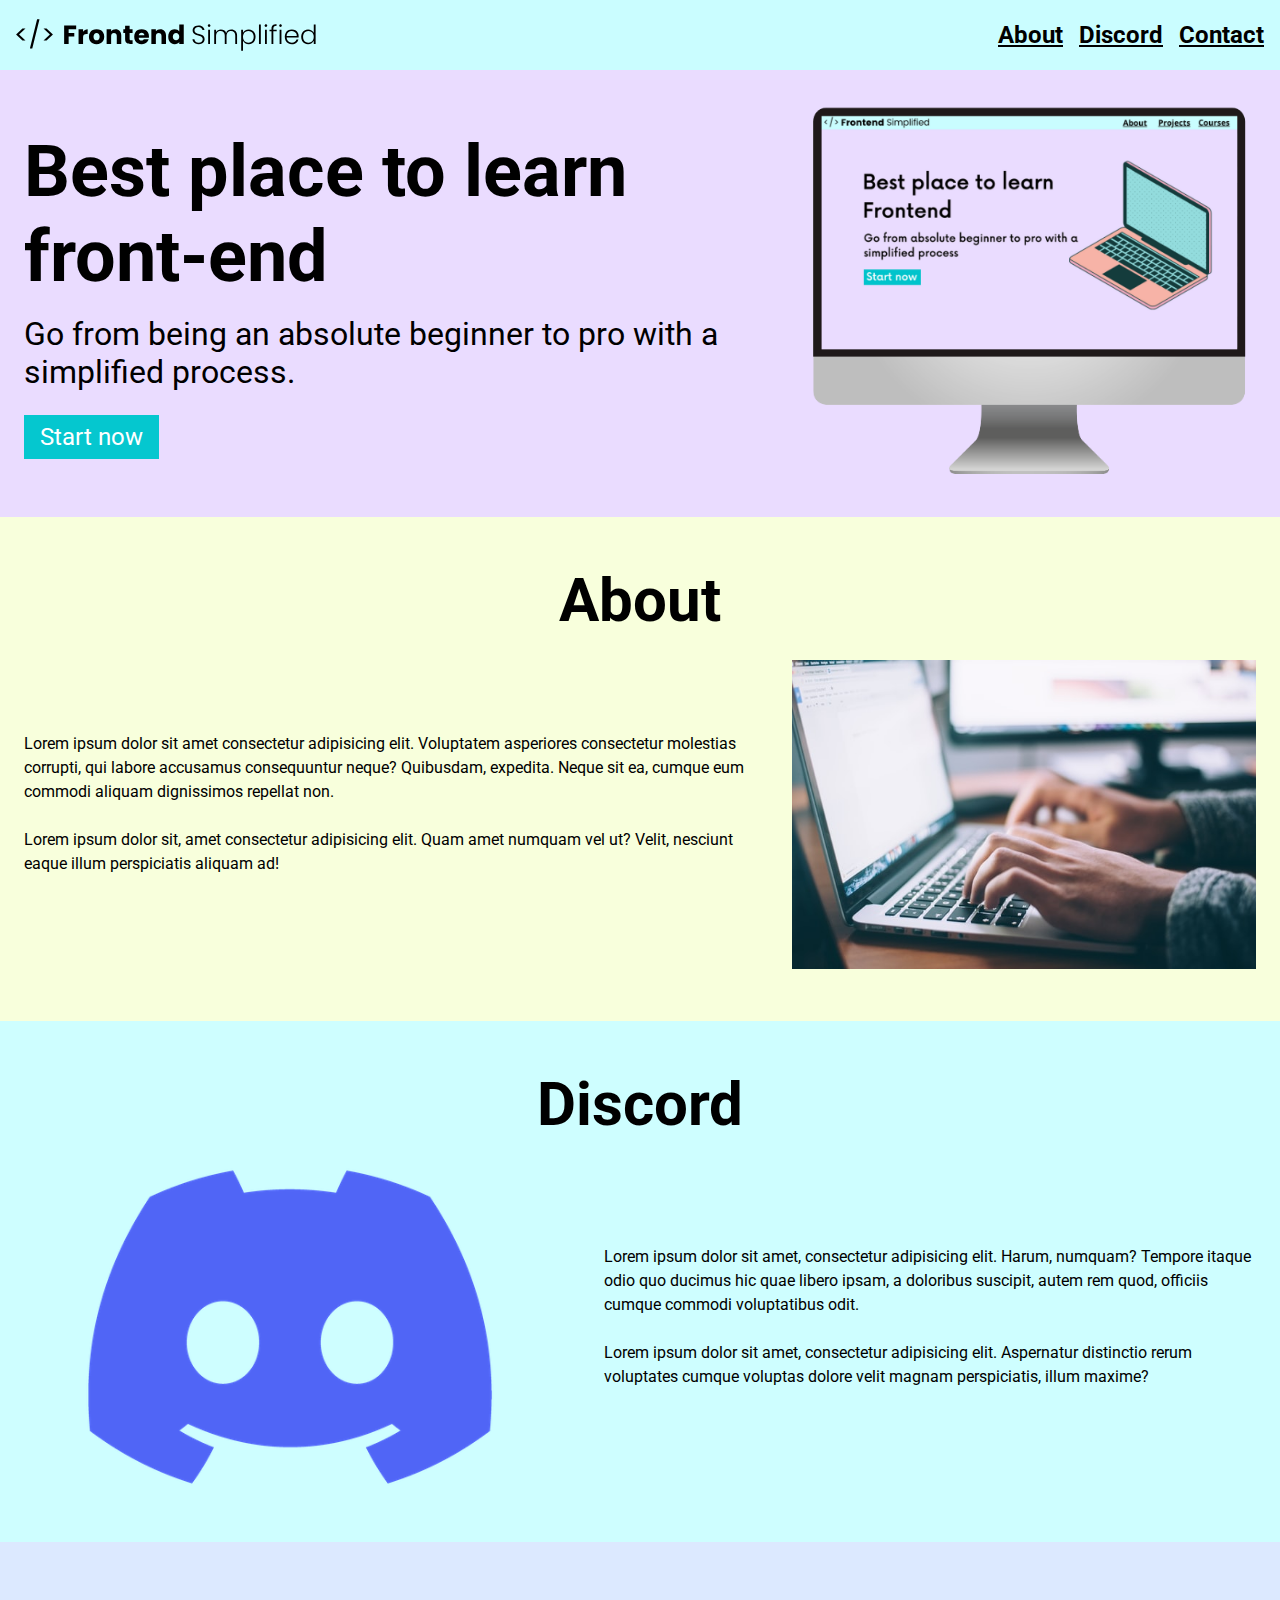
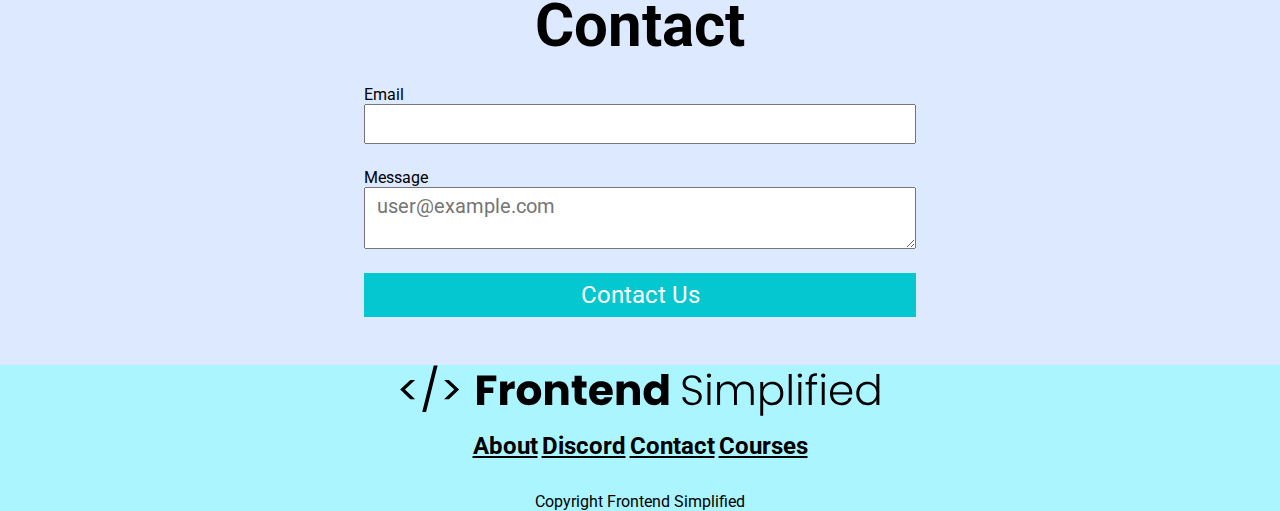
<file: index.html>
<!DOCTYPE html>
<html lang="en">
<head>
  <meta charset="UTF-8">
  <meta http-equiv="X-UA-Compatible" content="IE=edge">
  <meta name="viewport" content="width=device-width, initial-scale=1.0">
  <title>First Website</title>
  <link rel="stylesheet" href="./style.css">
  <link href="https://fonts.googleapis.com/css2?family=Roboto:wght@300;400;500;700&display=swap" rel="stylesheet">
</head>
<body>

  <section>
    <nav>
      <img src="./assets/FES.svg" class="logo" alt="">
      <ul>
        <li><a href="#about">About</a></li>
        <li><a href="#discord">Discord</a></li>
        <li><a href="#contact">Contact</a></li>
      </ul>
    </nav>
    <header>
      <div class="row">
      <div class="home_desc">
        <h1>Best place to learn front-end</h1>
        <p class="sub-header">Go from being an absolute beginner to pro with a simplified process.</p>
        <button class="home_desc--button">Start now</button>
      </div>
      <figure>
        <img src="./assets/laptop.png" alt="Homepage image">
      </figure>
      </div>
    </header>
  </section>

  <main>
    <section id="about">
      <h2>About</h2>
      <div class="row">
      <div class="section__desc">
        <div class="section__desc_wrapper">
        <p class="section__desc_text">
          Lorem ipsum dolor sit amet consectetur adipisicing elit. Voluptatem asperiores consectetur molestias corrupti, qui labore accusamus consequuntur neque? Quibusdam, expedita. Neque sit ea, cumque eum commodi aliquam dignissimos repellat non.
        </p>
        <p class="section__desc_text">Lorem ipsum dolor sit, amet consectetur adipisicing elit. Quam amet numquam vel ut? Velit, nesciunt eaque illum perspiciatis aliquam ad!</p>
      </div>
      <figure class="about__img--wrapper">
        <img src="./assets/about.jpg" alt="">
      </figure>
    </div>
    </div>
    </section>

    <section id="discord" >
      <h2>Discord</h2>
      <div class="row">
      <div class="section__desc">
      <figure class="disc_img--wrapper">
        <img src="./assets/discord.png" alt="">
      </figure>
      <div class="section__desc_wrapper">
        <p class="section__desc_text">Lorem ipsum dolor sit amet, consectetur adipisicing elit. Harum, numquam? Tempore itaque odio quo ducimus hic quae libero ipsam, a doloribus suscipit, autem rem quod, officiis cumque commodi voluptatibus odit.</p>
        <p class="section__desc_text">Lorem ipsum dolor sit amet, consectetur adipisicing elit. Aspernatur distinctio rerum voluptates cumque voluptas dolore velit magnam perspiciatis, illum maxime?</p>
        </div>
       </div>
      </div>
    </section>

    <section id="contact">
      <h2>Contact</h2>
       <form action="">
        <span>Email</span>
        <input type="text" name="user@example.com" id="" required>
        <span>Message</span>
        <textarea type="text" placeholder="user@example.com"></textarea>
        <button>Contact Us</button>
       </form>
    </section>
  </main>
  <footer>
    <img class="footer__logo" src="./assets/FES.svg" alt="">
    <div class="footer__links">
      <a class="footer__link" href="#about">About</a>
      <a class="footer__link" href="#discord">Discord</a>
      <a class="footer__link" href="#contact">Contact</a>
      <a class="footer__link" href="">Courses</a>
    </div>  
    <p>Copyright Frontend Simplified</p>
  </footer>
</body>
</html>
</file>
<file: style.css>
@import url('https://fonts.googleapis.com/css2?family=Roboto:wght@300;400;500;700&display=swap');

*{
 padding: 0;
 margin: 0;
 box-sizing: border-box;
 font-family: 'Roboto', sans-serif;
}

nav {
 height: 70px;
 display: flex;
 justify-content: space-between;
 align-items: center;
 padding: 0 16px;
 background-color: #cafdff;
}

header{
 background-color: #eadcff;
 height: calc(100vh-70px);
 padding: 24px;
 display: flex;
 align-items: center;
 justify-content: center;
}

h1{
 font-size: 72px;
}

.sub-header{
 font-size: 32px;
 margin: 16px 0 24px 0;
}

button{
 background-color: #05c7cf;
 color: white;
 border: none;
 padding: 8px 16px;
 font-size: 24px;
 cursor: pointer;
}

a {
 color: #000;
 font-size: 24px;
 font-weight: 700;
}

.logo{
 width: 300px;
}

ul{
 display: flex;
}

li{
 list-style-type: none;
 padding-left: 16px;

}

.row{
 width: 100%;
 max-width: 1300px;
 margin: 0 auto;
 display: flex;
 align-items: center;
 justify-content: center;
}

/* ABOUT SECTION */

#about, 
#discord,
#contact,
#footer {
 padding: 48px 0;
}

#about{
background-color: #f8ffdc;
}

h2{
 font-size: 60px;
 text-align: center;
 margin-bottom: 24px;
}

.section__desc{
 display: flex;
 justify-content: center;
 align-items: center;
}

.about__img--wrapper{
 width: 40%; 
 padding: 0 24px;
}

img { 
 width: 100%;
}

.section__desc_wrapper{
 width: 60%;
 padding: 0 24px;
}

.section__desc_text{
 font-size: 16px;
 line-height: 1.5;
 margin-bottom: 24px;
}

/* DISCORD SECTION */

#discord{
 background-color: #cefeff;
}

/* CONTACT SECTION */

#contact{
 background-color: #dce9ff;
}

form{
 width: 100%;
 max-width: 600px;
 display: flex;
 flex-direction: column;
 margin: 0 auto;
 padding: 0 24px;
}

input, textarea{
 margin-bottom: 24px;
 font-size: 20px;
 padding: 6px 12px;
}

/* FOOTER */

footer{
 background-color: #aaf5ff;
 display: flex;
 flex-direction: column;
 align-items: center;
}

.footer__logo{
max-width: 480px;
margin-bottom: 16px;
}

.footer__links{
margin-bottom: 32px;
}

.footer_link{
 padding: 0 16px;

}

@media (max-width:728px) {
 .row{
  flex-direction: column;
 }

 .home_desc{
 margin-bottom: 24px;
 display: flex;
 flex-direction: column;
 align-items: center;
 }

 .home_desc--button{
  max-width: 240px;
 }

 h1{
  text-align: center;
  font-size: 60px;
 }
 
 .sub-header{
  text-align: center;
  font-size: 28px;
 }

 ul{
  display: none;
 }

 .section__desc{
  flex-direction: column;
 }

 .section__desc_wrapper{
  width: 100%;
 }

 .about__img--wrapper{
  width: 100%;
 }

 #discord .section__desc{
 flex-direction: column-reverse;
 }

 footer{
  padding: 48px 24px;
 }
 
 .footer__logo{
 max-width: 360px;
 }

 .footer__link{
  padding: 0 4px;
  font-size: 18px;
 }

 .footer__links{
  margin-bottom: 24px;
 }
}
</file>
